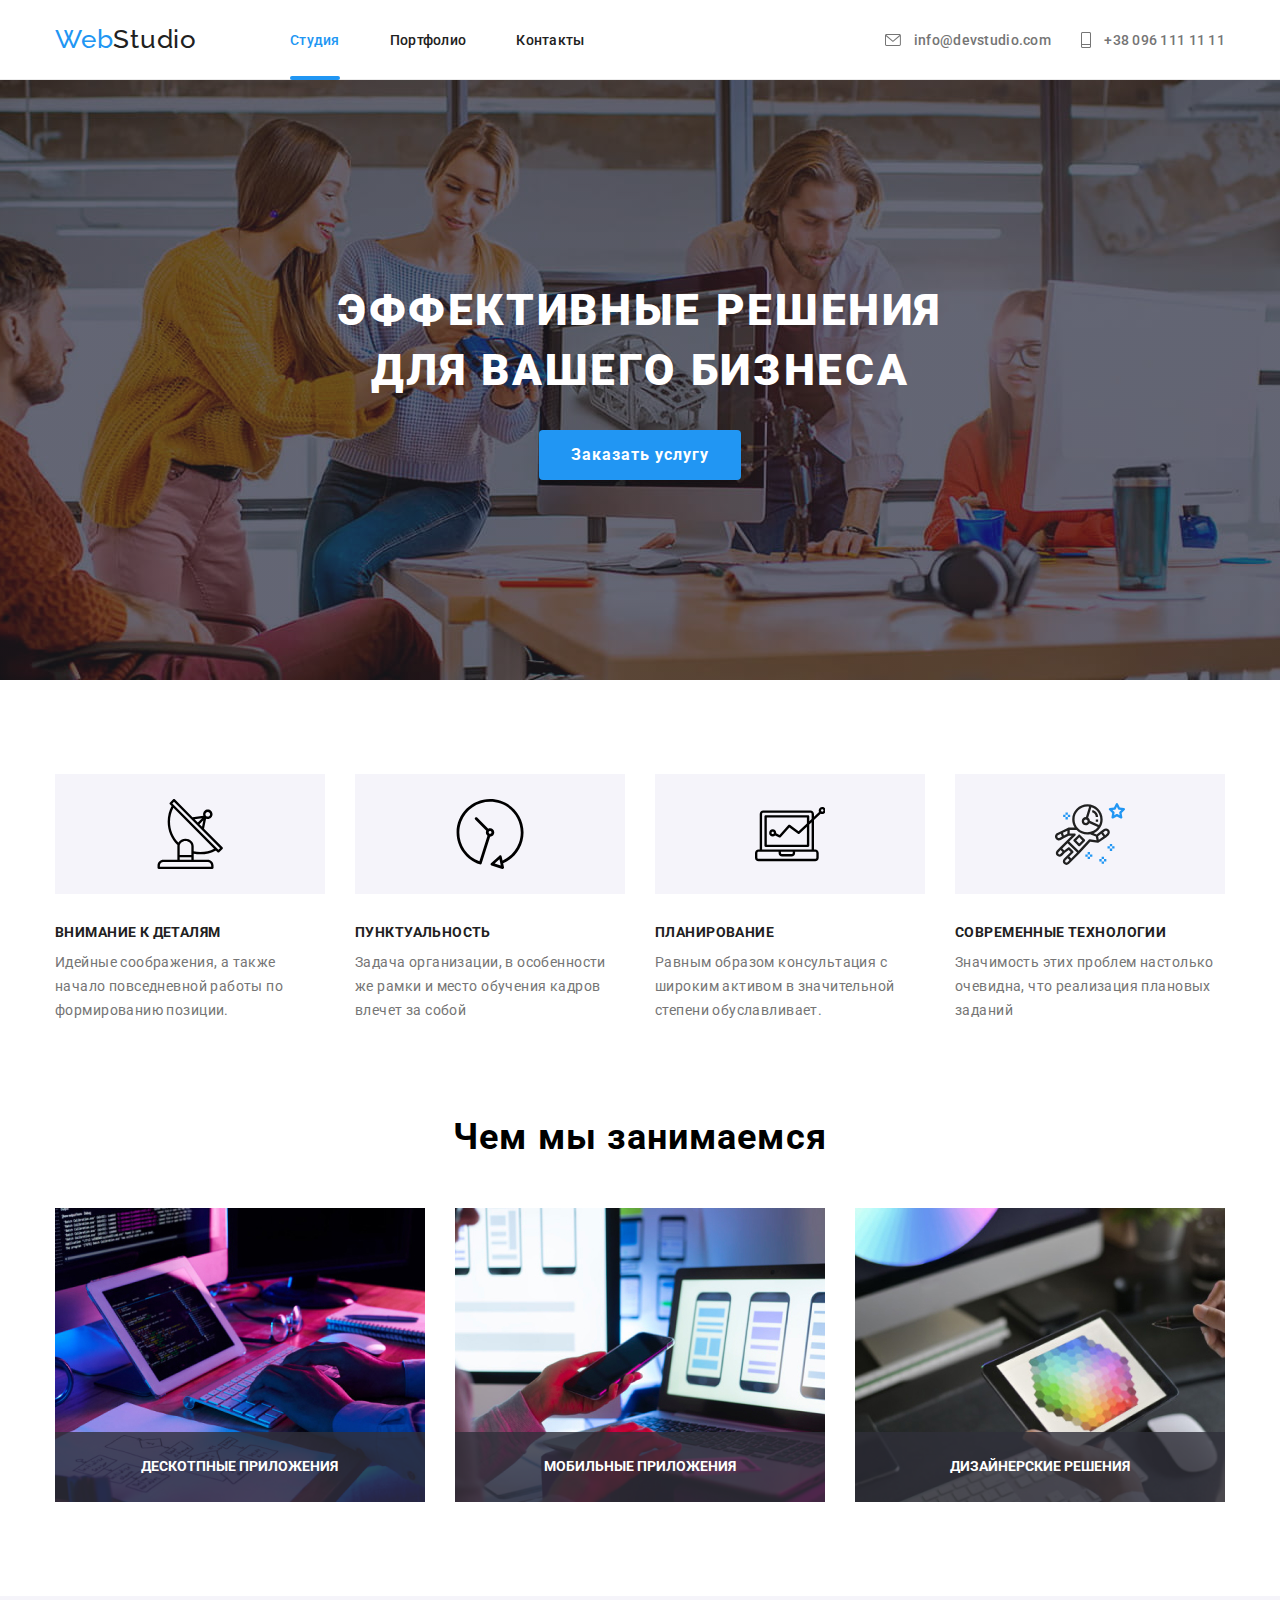
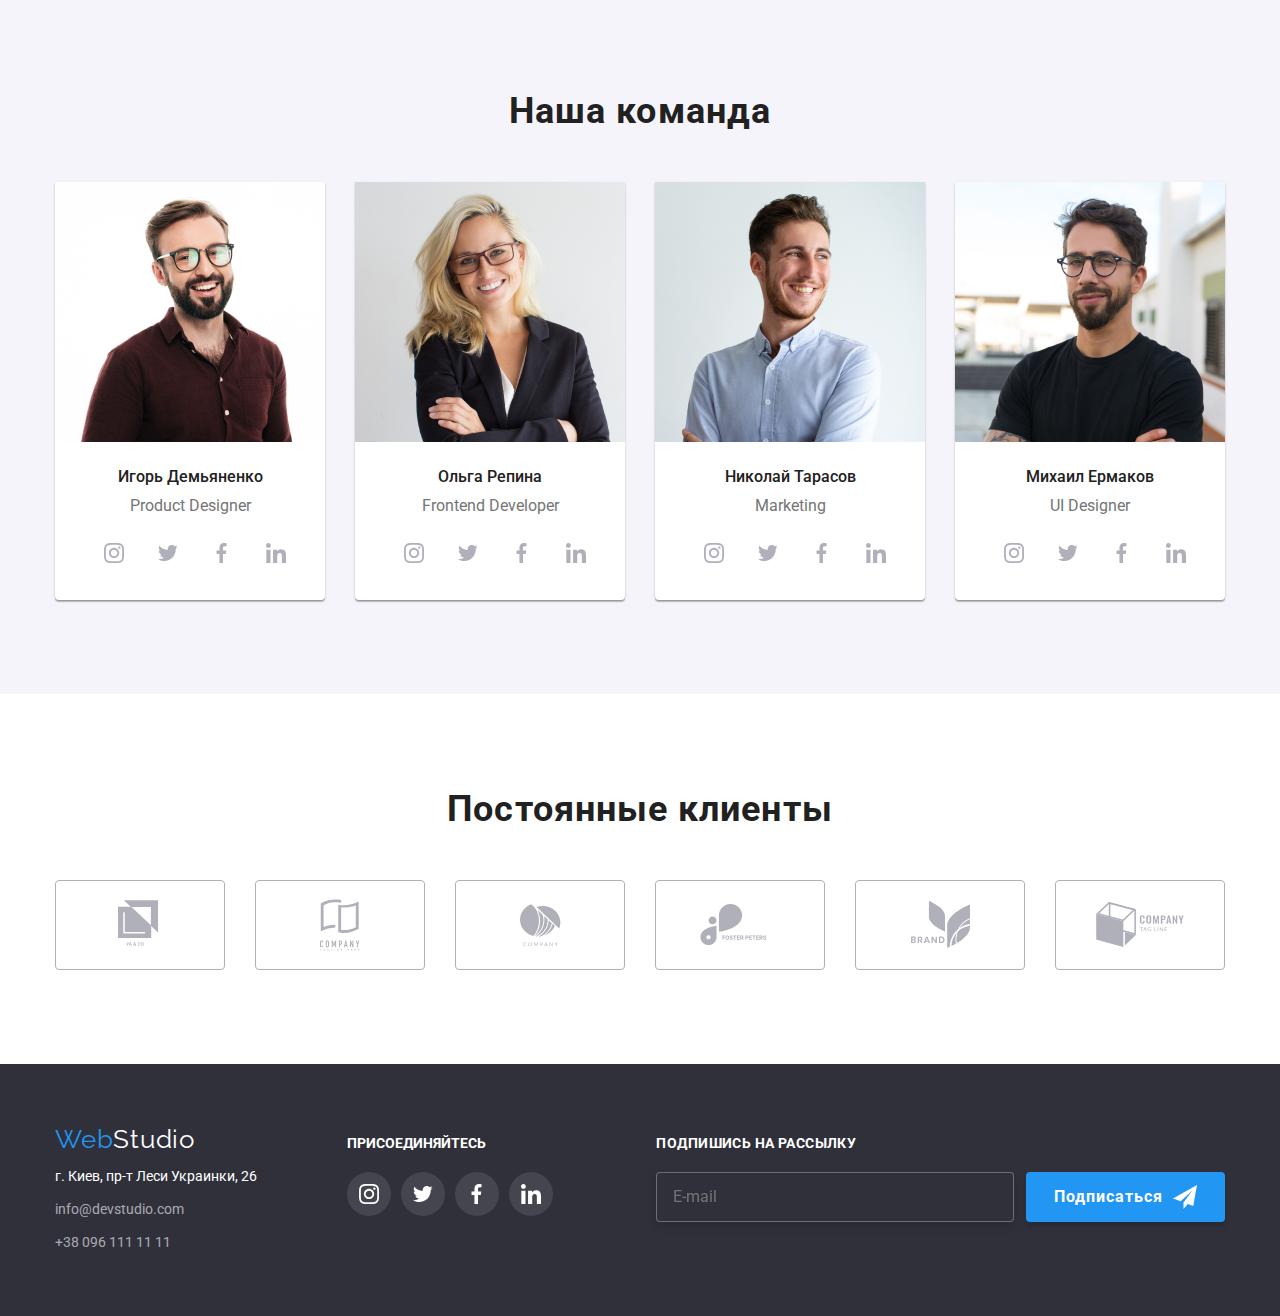
<file: index.html>
<!DOCTYPE html>
<html lang="ru">

<head>
    <meta charset="UTF-8">
    <meta name="viewport" content="width=device-width, initial-scale=1.0">
    <title>Webstudio</title>
    <link rel="preconnect" href="https://fonts.gstatic.com">
    <link rel="preconnect" href="https://fonts.gstatic.com">
    <link href="https://fonts.googleapis.com/css2?family=Raleway:wght@700&family=Roboto:wght@400;500;700;900&display=swap"
        rel="stylesheet">
    <link rel="stylesheet" href="./css/modern-normalize.css">
 <link rel="stylesheet" href="./css/styles.css">

    </head>

<body>
    <!--Шапка-контента-->
    <header class="header">
        <div class="container">
        <nav class="head-nav">
        <a href="#" class="link"> 
           <span class="link-subject">Web</span>Studio
        </a>
        <ul class="items">
            <li class="items-li">
                <a href="./index.html" class="social-link current">Студия</a>
            </li>
            <li class="items-li">
                <a href="./portfolio.html" class="social-link"> Портфолио</a>
            </li>
            <li class="items-li">
                <a href="#" class="social-link">Контакты</a>
            </li>
        </ul>
    </nav>
            <ul class="social-items">
                <li><a href="mailto:info@devstudio.com" class="social-link"> <span class="link-color-grey">

                     <svg class="svg-icon-mail">
                         <use href="./img/icon-sprite.svg#icon-mail"></use>
                     </svg>
                           info@devstudio.com </span> </a>
            
            </li>
                <li class="social-item-tel"><a href="tel:+380961111111" class="social-link"><span class="link-color-grey">
                    <svg class="svg-icon-tel">
                        <use href="./img/icon-sprite.svg#icon-Tel"></use>
                    </svg>
                    +38 096 111 11 11</span>
                
    
                </a></li>
            </ul>
        </div>
    </header>

    <!--Основной-Контент-->
    <main>
        <section class="hero">
            <div class="div-container-h1">
                <h1 class="hero-h1">ЭФФЕКТИВНЫЕ РЕШЕНИЯ ДЛЯ ВАШЕГО БИЗНЕСА</h1>
                   <button class="hero-btn" data-modal-open >Заказать услугу</button>
            </div>
        </section>
            <section class="hero-list">
              <div class="div-container">
                <ul class="hero-list-list">


                  <li class="hero-list-item">
                      <div class="box-vector">
                          <svg class="vector-icon">
                              <use href="./img/icon-sprite.svg#icon-Vector4"></use>
                          </svg>
                      </div>
                    <h3 class="hero-list-h3">ВНИМАНИЕ К ДЕТАЛЯМ</h3>
                      <p class="hero-list-p">Идейные соображения, а также начало повседневной работы по формированию позиции. </p>
                 </li>



                <li class="hero-list-item">
                    <div class="box-vector">
                        <svg class="vector-icon">
                            <use href="./img/icon-sprite.svg#icon-Vector-1"></use>
                        </svg>
                    </div>
                    <h3 class="hero-list-h3">ПУНКТУАЛЬНОСТЬ</h3>
                      <p class="hero-list-p">Задача организации, в особенности же рамки и место обучения кадров влечет за собой</p>
            </li>


                <li class="hero-list-item"> 
                    <div class="box-vector">
                        <svg class="vector-icon">
                            <use href="./img/icon-sprite.svg#icon-Vector-2"></use>
                        </svg>
                    </div>
                    <h3 class="hero-list-h3">ПЛАНИРОВАНИЕ</h3>
                      <p class="hero-list-p">Равным образом консультация с широким активом в значительной степени обуславливает.</p>
                </li>


                <li class="hero-list-item">
                    <div class="box-vector">
                        <svg class="vector-icon">
                            <use href="./img/icon-sprite.svg#icon-vector3-1"></use>
                        </svg>
                    </div>
                    <h3 class="hero-list-h3">СОВРЕМЕННЫЕ ТЕХНОЛОГИИ</h3>
                      <p class="hero-list-p">Значимость этих проблем настолько очевидна, что реализация плановых заданий</p>
                </li>
          </ul>
            </div>
        </section>

        <section class="hero-img">
            <div class="div-container">
              <h2 class="hero-list-img">Чем мы занимаемся</h2>
            

            
              <ul class="li-img-item">

                  <li class="img-li-item">
                     <div class="thumb">      
                       <img  src="./img/make-1.jpg" alt="img">
                         <h3 class="text-img">Дескотпные приложения</h3>
                     </div>
                </li>

            <li class="img-li-item">
                       <div class="thumb">
                         <img  src="./img/make-2.jpg" alt="img">
                            <h3 class="text-img">Мобильные приложения</h3>
                     </div>
            </li>

            <li class="img-li-item">
                     <div class="thumb">
                         <img  src="./img/maket-3.jpg" alt="img">
                            <h3 class="text-img">Дизайнерские решения</h3>
                     </div>
               </li>

            </ul>
                </div>
        </section>

        <section class="hero-items">
          <div class="div-container">    
            <h2>Наша команда</h2>
            
             <ul class="hero-items-list">
                <li class="item-team" > 
                    <img src="./img/img-4.png" alt="img" />
                    <div class="div-team">
                    <h3 class="hero-items-name">Игорь Демьяненко</h3>
                    <p>Product Designer</p>
                    
                    <ul class="list-icons-cocial">
                        <li>
                            <a href="#">
                                <div class="team-ibox">
                                    <svg class="iteam-icons">
                                        <use href="./img/icon-sprite.svg#icon-instagram-2"></use>
                                    </svg>
                                </div>
                            </a>
                        </li>
                        <li>
                            <a href="#">
                                <div class="team-ibox">
                                    <svg class="iteam-icons">
                                        <use href="./img/icon-sprite.svg#icon-twiter"></use>
                                    </svg>
                                </div>
                            </a>
                        </li>
                        <li>
                            <a href="#">
                            <div class="team-ibox">
                                <svg class="iteam-icons">
                                    <use href="./img/icon-sprite.svg#icon-facebook--"></use>
                                </svg>
                            </div>
                            </a>
                        </li>
                        <li>
                            <a href="#">
                                <div class="team-ibox">
                                    <svg class="iteam-icons">
                                        <use href="./img/icon-sprite.svg#icon-linkedin-1"></use>
                                    </svg>
                                </div>
                            </a>
                        </li>
                    </ul>
                    
                    </div>
                </li>

                <li class="item-team"> 
                    <img src="./img/img-5.png" alt="img" />
                    <div class="div-team">
                    <h3 class="hero-items-name">Ольга Репина</h3>
                    <p>Frontend Developer</p>
                    
                    <ul class="list-icons-cocial">
                        <li>
                            <a href="#">
                                <div class="team-ibox">
                                    <svg class="iteam-icons">
                                        <use href="./img/icon-sprite.svg#icon-instagram-2"></use>
                                    </svg>
                                </div>
                            </a>
                        </li>
                        <li>
                            <a href="#">
                                <div class="team-ibox">
                                    <svg class="iteam-icons">
                                        <use href="./img/icon-sprite.svg#icon-twiter"></use>
                                    </svg>
                                </div>
                            </a>
                        </li>
                        <li>
                            <a href="#">
                                <div class="team-ibox">
                                    <svg class="iteam-icons">
                                        <use href="./img/icon-sprite.svg#icon-facebook--"></use>
                                    </svg>
                                </div>
                            </a>
                        </li>
                        <li>
                            <a href="#">
                                <div class="team-ibox">
                                    <svg class="iteam-icons">
                                        <use href="./img/icon-sprite.svg#icon-linkedin-1"></use>
                                    </svg>
                                </div>
                            </a>
                        </li>
                    </ul>
                    </div>
                </li>

                <li class="item-team"> 
                    <img src="./img/img-6.png" alt="img" />
                    <div class="div-team">
                    <h3 class="hero-items-name">Николай Тарасов</h3>
                    <p>Marketing</p>
                    
                    <ul class="list-icons-cocial">
                        <li>
                            <a href="#">
                                <div class="team-ibox">
                                    <svg class="iteam-icons">
                                        <use href="./img/icon-sprite.svg#icon-instagram-2"></use>
                                    </svg>
                                </div>
                            </a>
                        </li>
                        <li>
                            <a href="#">
                                <div class="team-ibox">
                                    <svg class="iteam-icons">
                                        <use href="./img/icon-sprite.svg#icon-twiter"></use>
                                    </svg>
                                </div>
                            </a>
                        </li>
                        <li>
                            <a href="#">
                                <div class="team-ibox">
                                    <svg class="iteam-icons">
                                        <use href="./img/icon-sprite.svg#icon-facebook--"></use>
                                    </svg>
                                </div>
                            </a>
                        </li>
                        <li>
                            <a href="#">
                                <div class="team-ibox">
                                    <svg class="iteam-icons">
                                        <use href="./img/icon-sprite.svg#icon-linkedin-1"></use>
                                    </svg>
                                </div>
                            </a>
                        </li>
                    </ul>
                    </div>
                </li>
                

                <li class="item-team">
                    <img src="./img/img-7.png" alt="img" />
                      <div class="div-team">
                        <h3 class="hero-items-name">Михаил Ермаков</h3>
                          <p>UI Designer</p>
                            
                            
                    <ul class="list-icons-cocial">
                        <li>
                            <a href="#">
                                <div class="team-ibox">
                                    <svg class="iteam-icons">
                                        <use href="./img/icon-sprite.svg#icon-instagram-2"></use>
                                    </svg>
                                </div>
                            </a>
                        </li>
                        <li>
                            <a href="#">
                                <div class="team-ibox">
                                    <svg class="iteam-icons">
                                        <use href="./img/icon-sprite.svg#icon-twiter"></use>
                                    </svg>
                                </div>
                            </a>
                        </li>
                        <li>
                            <a class="icons-hover" href="#">
                                <div class="team-ibox">
                                    <svg class="iteam-icons">
                                        <use href="./img/icon-sprite.svg#icon-facebook--"></use>
                                    </svg>
                                </div>
                            </a>
                        </li>
                        <li>
                            <a href="#">
                                <div class="team-ibox">
                                    <svg class="iteam-icons">
                                        <use href="./img/icon-sprite.svg#icon-linkedin-1"></use>
                                    </svg>
                                </div>
                            </a>
                        </li>
                    </ul>
                    </div>
                </li>

              </ul>
            </div>
        </section>

        <section class="section-client">
            <div class="div-container">
                <h2 class="items-client"> Постоянные клиенты</h2>
                 <ul class="client-list">
                    <li>
                        <a href="#">
                           <div class="clients-item-box"> 
                            <svg class="client-1">
                                <use href="./img/icon-sprite.svg#icon-logo-1"></use>
                            </svg>
                           </div>
                        </a>
                    </li>
                    <li>
                        <a href="#">
                            <div class="clients-item-box">
                                <svg class="client-2">
                                    <use href="./img/icon-sprite.svg#icon-logo-2"></use>
                                </svg>
                            </div>
                        </a>
                    </li>
                    <li>
                        <a href="#">
                            <div class="clients-item-box">
                                <svg class="client-3">
                                    <use href="./img/icon-sprite.svg#icon-logo-3"></use>
                                </svg>
                            </div>
                        </a>
                    </li>
                    <li>
                        <a href="#">
                            <div class="clients-item-box">
                                <svg class="client-4">
                                    <use href="./img/icon-sprite.svg#icon-logo-4"></use>
                                </svg>
                            </div>
                        </a>
                    </li>
                    <li>
                        <a href="#">
                            <div class="clients-item-box">
                                <svg class="client-5">
                                    <use href="./img/icon-sprite.svg#icon-logo-5"></use>
                                </svg>
                            </div>
                        </a>
                    </li>
                    <li>
                        <a href="#">
                            <div class="clients-item-box">
                                <svg class="client-6">
                                    <use href="./img/icon-sprite.svg#icon-logo-6"></use>
                                </svg>
                            </div>
                        </a>
                    </li>
                 </ul>

            </div>
        </section>
        
     </main>

    <footer class="footer">
        <div class="div-footer-container">
            <div class="adress-div">
    <a href="#" class="item">
       <span class="item"> <span class="item-subject">Web</span>Studio</span>
    </a>
        <address>
            
            <ul class="link-footer">
                
                <li>
                   <p class="street-link"> <a href="#" class="social-link"> <span class="social-link-color">г. Киев, пр-т Леси Украинки, 26</span></a></p>
                </li>

                <li>
                  <p class="mail-link">  <a href="mailto:info@devstudio.com" class="social-link"> info@devstudio.com </a> </p>
                </li>

                <li>
                   <p class="tel-link"> <a href="tel:+38009611111111" class="social-link">+38 096 111 11 11</a></p>
                   </li>
            </ul>
        </address>
        </div>
        
          <div class="cont-join">
              <p class="p-join">Присоединяйтесь</p>

            <ul class="cont-ul">
                <li>
                    <a href="#">
                       <div class="cont-box">
                        <svg class="svg-join">
                            <use href="./img/icon-sprite.svg#icon-instagram-2"></use>
                        </svg>
                        </div>
                    </a>

                </li>
                <li> 
                    <a href="#">
                        <div class="cont-box">
                            <svg class="svg-join">
                                <use href="./img/icon-sprite.svg#icon-twiter"></use>
                            </svg>
                        </div>
                    </a>
                </li>
                <li>
                    <a href="#">
                        <div class="cont-box">
                            <svg class="svg-join">
                                <use href="./img/icon-sprite.svg#icon-facebook--"></use>
                            </svg>
                        </div>
                    </a>
                </li>
                <li>
                    <a href="#">
                        <div class="cont-box">
                            <svg class="svg-join">
                                <use href="./img/icon-sprite.svg#icon-linkedin-1"></use>
                            </svg>
                        </div>
                    </a>
                </li>
            </ul>
        </div>

        <form class="footer-form" autocomplete="on" novalidate>
            <p>Подпишись на рассылку</p>
            <div class="footer-form-container">
                <input type="email" name="email" placeholder="E-mail">
                <button class="footer-form-btn" type="submit">
                    Подписаться
        
                    <svg width="24" height="24">
                        <use href="./img/modal-icons.svg#iconicon-podpisatsa"></use>
                    </svg>
                </button>
            </div>
        </form>
       

    </div>

    

    </footer>
 
    <!--Ее величество модалка-->

     <div class="backdrop is-hidden" data-modal>
         <div class="modal">
             <button class="close-btn" data-modal-close >
                 <svg class="close-svg" width="11px" height="11px">
                     <use href="./img/symbol-defs.svg#iconVector"></use>
                 </svg>
             </button>
              <form class="modal-form">
                  <h5 class="head-modal-form">Oставьте свои данные, мы вам перезвоним</h5>
                   <div class="form-field">
                       <label class="modal-form-label" for="name">Имя</label>
                        <input class="modal-form-input" type="text" name="name" id="name">  
                        <svg class="icon-form" width="12" height="12">
                            <use href="./img/modal-icons.svg#iconchelovek"></use>
                        </svg>
                        

                   </div>

                <div class="form-field">
                    <label class="modal-form-label" for="name">Телефон</label>
                    <input class="modal-form-input" type="tel" name="tel" id="tel">
                    <svg class="icon-form" width="13" height="13">
                        <use href="./img/modal-icons.svg#icontelefon"></use>
                    </svg>
                    
                
                </div>

                <div class="form-field">
                    <label class="modal-form-label" for="name">Почта</label>
                    <input class="modal-form-input" type="email" name="email" id="email">
                    <svg class="icon-form" width="15" height="12">
                        <use href="./img/modal-icons.svg#iconkonvert"></use>
                    </svg>
                    
                
                </div>

                <div class="form-field">
                    <label class="modal-form-label" for="comment">Комментарий</label>
                    <textarea class="modal-form-textarea" name="comment" id="comment" placeholder="Введите текст"></textarea>
                </div>

                <div class="checkbox-container">
                    <label class="label">
                    <input class="checkbox" type="checkbox" id="checkbox">
                     <span class="icon"></span></label>
                     
                    
                    <label class="label-accept" for="checkbox">Соглашаюсь с рассылкой и принимаю <a  href="#">Условия договра</a></label>
                </div>

                <div class="btn-modal-container">
                    <button class="btn-modal-form" type="submit">Отправить</button>
                </div>

              </form>
         </div>
     </div>

    <script src="./js/modal.js"></script>

</body>

</html>
</file>
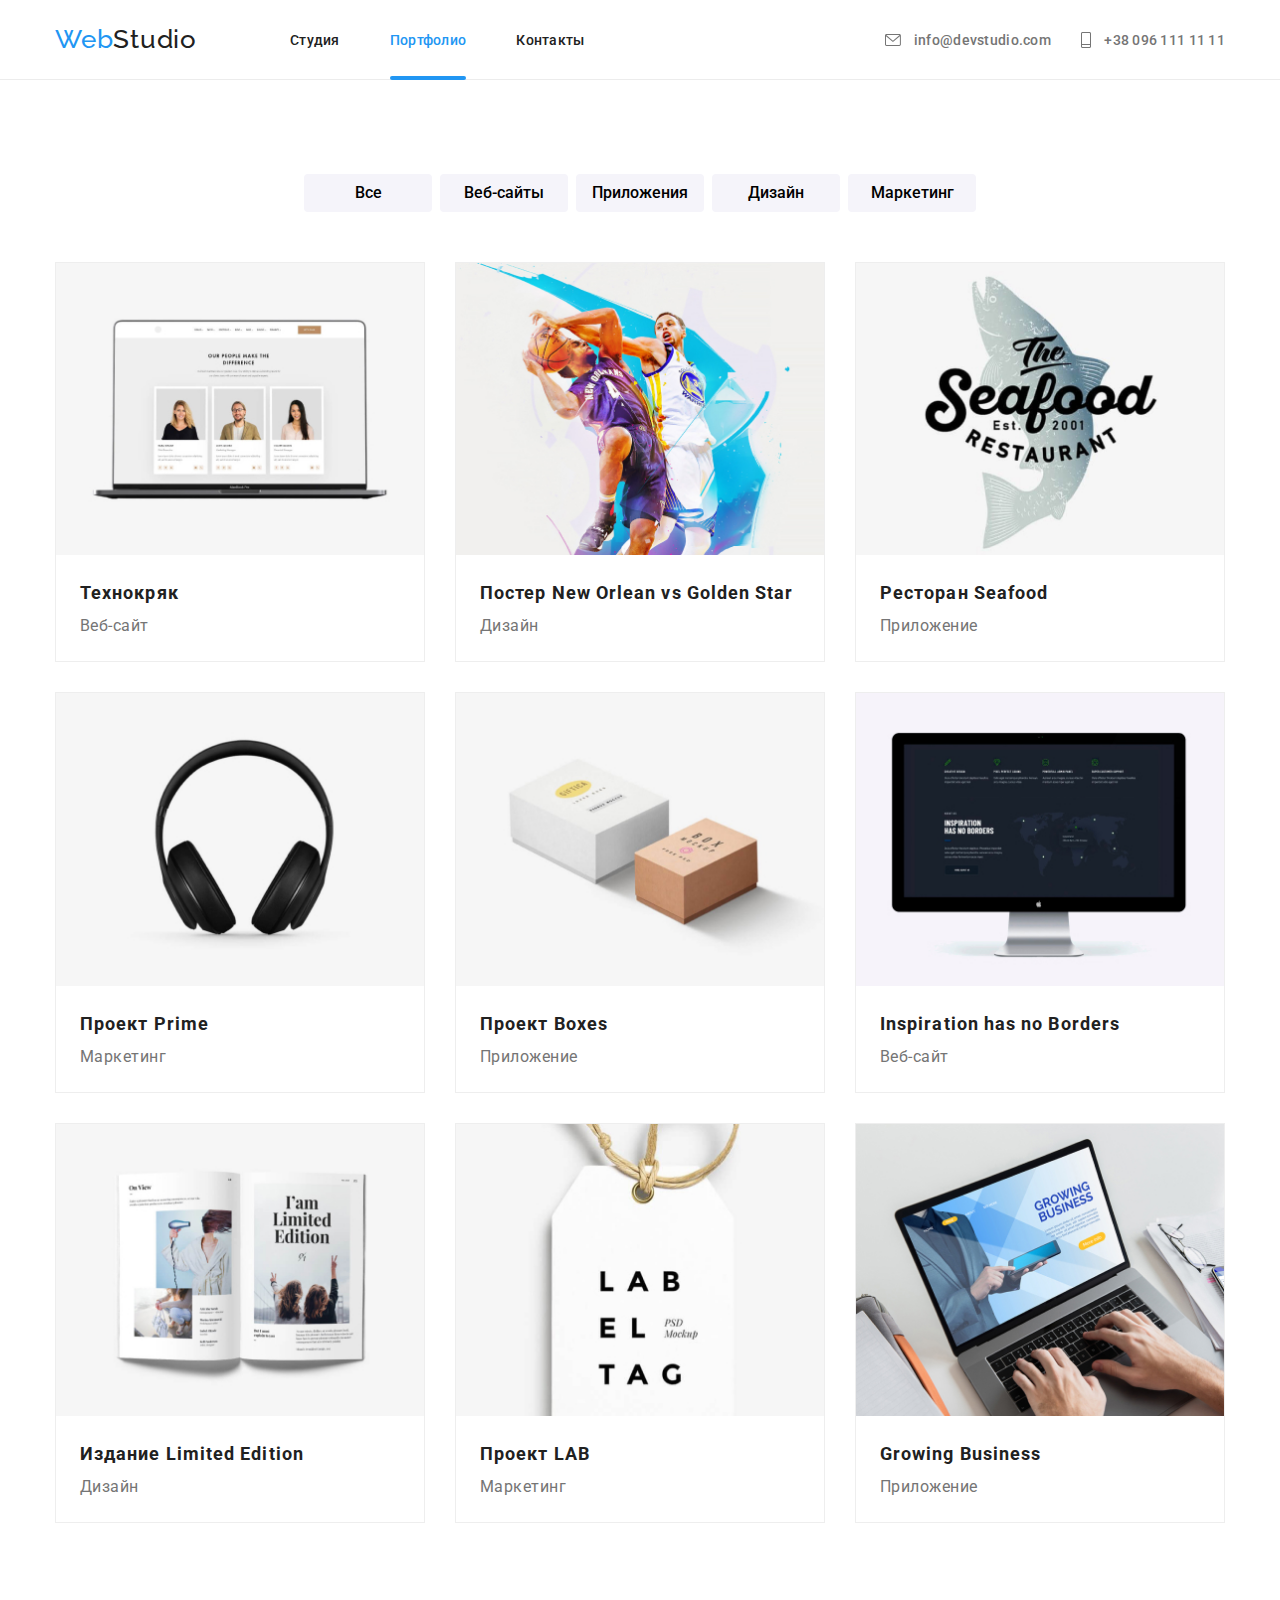
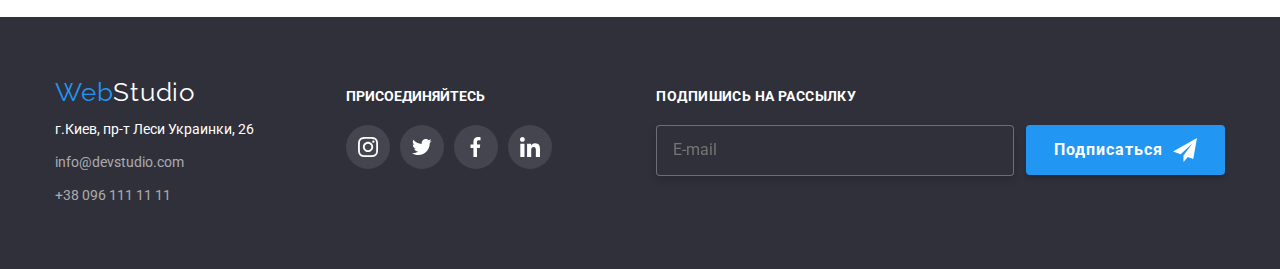
<file: portfolio.html>
<!DOCTYPE html>
<html lang="ru">
<head>
    <meta charset="UTF-8">
    <meta name="viewport" content="width=device-width, initial-scale=1.0">
    <title>Portfolio</title>
    <link rel="preconnect" href="https://fonts.gstatic.com">
    <link rel="preconnect" href="https://fonts.gstatic.com">
    <link href="https://fonts.googleapis.com/css2?family=Raleway:wght@700&family=Roboto:wght@400;500;700;900&display=swap"
        rel="stylesheet">
        <link rel="stylesheet" href="./css/modern-normalize.css">
        <link rel="stylesheet" href="./css/styles.css">
    
</head>
<body>
<header class="header">
    <div class="container">
        <nav class="head-nav">
            <a href="#" class="link">
                <span class="link-subject">Web</span>Studio
            </a>
            <ul class="items">
                <li class="items-li">
                    <a href="./index.html" class="social-link">Студия</a>
                </li>
                <li class="items-li">
                    <a href="./portfolio.html" class="social-link current"> <span class="link-color-studio">Портфолио</span></a>
                </li>
                <li class="items-li">
                    <a href="#" class="social-link">Контакты</a>
                </li>
            </ul>
        </nav>
        <ul class="social-items">
            <li><a href="mailto:info@devstudio.com" class="social-link"> <span class="link-color-grey">

                        <svg class="svg-icon-mail">
                            <use href="./img/icon-sprite.svg#icon-mail"></use>
                        </svg>
                        info@devstudio.com </span> </a>

            </li>
            <li class="social-item-tel"><a href="tel:+380961111111" class="social-link"><span class="link-color-grey">
                        <svg class="svg-icon-tel">
                            <use href="./img/icon-sprite.svg#icon-Tel"></use>
                        </svg>
                        +38 096 111 11 11</span>

                    
                </a></li>
        </ul>
    </div>
</header>

    <main>
       <section class="hero-list">
        <div class="div-container">
           <h1 class="visually-hidden">Наши проекты</h1>
           <ul class="btn-input">
                <li class="li-btn-input1">
                    <button class="hero-list-btn">Вcе</button></li>
                <li class="li-btn-input"> 
                    <button class="hero-list-btn">Веб-сайты</button></li>
                <li class="li-btn-input">
                    <button class="hero-list-btn">Приложения</button></li>
                <li class="li-btn-input">
                    <button class="hero-list-btn">Дизайн</button></li>
                <li class="li-btn-input">
                    <button class="hero-list-btn">Маркетинг</button></li>
            </ul>
        
              <ul class="hero-list-items">
                 
                  <li class="card-item">
                     <a href="#" class="link-card-port">
                    <div class="thumb1">
                    
                         <img src="./img/logo.jpg" alt="img">
                          <div class="overlay">
                              <p class="overlay-text">Технокряк это современная площадка распространения коронавируса. Компании используют эту платформу для цифрового
                            шпионажа и атак на защищённые сервера конкурентов.</p>
                          </div>
                    </div>
                
                    <div class="div-card">
                       <h3 class="hero-list-item-info">Технокряк</h3>
                        <p class="list-item">Веб-сайт</p>
                        
                        </div>
                        </a>
                  </li>

                  <li class="card-item">
                    <a href="#" class="link-card-port">
                    <div class="thumb1">
                      <img src="./img/logo2.jpg" alt="img">
                        <div class="overlay">
                            <p class="overlay-text">Калоритный и яркий дизайн постера для баскетбольного матча который состоялся между командами "New Orlean & Golden Star".</p>
                        </div>
                    </div>
                    <div class="div-card">
                      <h3 class="hero-list-item-info">Постер New Orlean vs Golden Star</h3>
                          <p class="list-item">Дизайн</p>
                    </div>
                    </a>
                  </li>                          
                  
                  <li class="card-item">
                    <a href="#" class="link-card-port">
                    <div class="thumb1">
                      <img src="./img/logo3.jpg" alt="img">
                        <div class="overlay">
                            <p class="overlay-text">Очень вкусно, комфортно и весело!» - именно так отзываются о модном и современном ресторане «Seafood» его
                            посетители. Он идеально подходит для ценителей рыбы и морепродуктов.</p>
                        </div>
                    </div>
                    <div class="div-card">
                      <h3 class="hero-list-item-info">Ресторан Seafood</h3>
                          <p class="list-item">Приложение</p>
                    </div>
                    </a>
                  </li>  
              

            
                  <li class="card-item">
                    <a href="#" class="link-card-port">
                    <div class="thumb1">
                      <img src="./img/logo4.jpg" alt="img">
                        <div class="overlay">
                            <p class="overlay-text">Prime – это сервис прослушивания музыки в отличном качестве как с экрана компьютера, так и с любого мобильного
                            девайса. Как и в случае с основным Prime, музыкальный Prime позволяет начать свое знакомство с бесплатного 30-дневного
                            периода.</p>
                        </div>
                    </div>
                    <div class="div-card">
                      <h3 class="hero-list-item-info">Проект Prime</h3>
                          <p class="list-item">Маркетинг</p>
                    </div>
                    </a>
                  </li>                          
                  
                  <li class="card-item">
                    <a href="#" class="link-card-port">
                    <div class="thumb1">
                      <img src="./img/logo5.1.jpg" alt="img">
                        <div class="overlay">
                            <p class="overlay-text">Box один из лидеров рынка облачных файлохранилищ для бизнеса с клиентами калибра Procter & Gamble и General Electric.
                            Приложение Box Drive создает
                            локальный диск на компьютере, синхронизированный с вашим облачным аккаунтом.</p>
                        </div>
                    </div>
                    <div class="div-card">
                      <h3 class="hero-list-item-info">Проект Boxes</h3>
                          <p class="list-item">Приложение</p>
                    </div>
                    </a>
                  </li>                          
                  
                  <li class="card-item">
                    <a href="#" class="link-card-port">
                    <div class="thumb1">
                      <img src="./img/logo5.jpg" alt="img">
                        <div class="overlay">
                            <p class="overlay-text">Inspiration has no borders. 
                                See which countries really walked the walk this year and took the most steps in the 2018
                            Fitbit Year in Review:.</p>
                        </div>
                    </div>
                        <div class="div-card">
                      <h3 class="hero-list-item-info">Inspiration has no Borders</h3>
                          <p class="list-item">Веб-сайт</p>
                        </div>
                    </a>
                  </li> 
              

            
                  <li class="card-item">
                    <a href="#" class="link-card-port">
                    <div class="thumb1">
                      <img src="./img/logo6.jpg" alt="img">
                        <div class="overlay">
                            <p class="overlay-text">Специальные издания широко используются при выпуске музыки, 
                                фильмов и видеоигр. Компании широко используют специальные
                            издания и постепенно их улучшают, чтобы спрос оставался.</p>
                        </div>
                    </div>
                    <div class="div-card">
                      <h3 class="hero-list-item-info">Издание Limited Edition</h3>
                          <p class="list-item">Дизайн</p>
                    </div>
                    </a>
                  </li>                          
                  
                  <li class="card-item">
                    <a href="#" class="link-card-port">
                    <div class="thumb1">
                      <img src="./img/logo7.jpg" alt="img">
                        <div class="overlay">
                            <p class="overlay-text">Project Lab - это 
                            Знакомство с ассортиментом продукции 
                            • Профессиональная разработка проектов 
                            • Представление комплексной ценности решения.</p>
                        </div>
                    </div>
                    <div class="div-card">
                      <h3 class="hero-list-item-info">Проект LAB</h3>
                          <p class="list-item">Маркетинг</p>
                    </div>
                    </a>
                  </li>                          
                  
                  <li class="card-item">
                    <a href="#" class="link-card-port">
                    <div class="thumb1">
                      <img src="./img/logo8.jpg" alt="img">
                        <div class="overlay">
                            <p class="overlay-text">Это бесплатное приложение, разработанное специально для владельцев малого бизнеса. 
                                Легко общайтесь с клиентами,
                            рассказывайте о своих товарах и услугах и отвечайте на вопросы о покупках в одном удобном приложении.</p>
                        </div>
                    </div>
                    <div class="div-card">
                      <h3 class="hero-list-item-info">Growing Business</h3>
                          <p class="list-item"> Приложение</p>
                    </div>
                    </a>
                  </li>                          
                 
              </ul>   

        </div>
          </section>

    </main>
    <footer class="footer">
        <div class="div-footer-container">
            <div class="adress-div">
                <a href="#" class="item">
                    <span class="item"> <span class="item-subject">Web</span>Studio</span>
                </a>
                <address>
    
                    <ul class="link-footer">
    
                        <li>
                            <p class="street-link"> <a href="#" class="social-link"> <span class="social-link-color">г.Киев,
                                        пр-т Леси Украинки, 26</span></a></p>
                        </li>
    
                        <li>
                            <p class="mail-link"> <a href="mailto:info@devstudio.com" class="social-link">
                                    info@devstudio.com </a> </p>
                        </li>
    
                        <li>
                            <p class="tel-link"> <a href="tel:+38009611111111" class="social-link">+38 096 111 11 11</a></p>
                        </li>
                    </ul>
                </address>
            </div>
    
            <div class="cont-join">
                <p class="p-join">Присоединяйтесь</p>
    
                <ul class="cont-ul">
                    <li>
                        <a href="#">
                            <div class="cont-box">
                                <svg class="svg-join">
                                    <use href="./img/icon-sprite.svg#icon-instagram-2"></use>
                                </svg>
                            </div>
                        </a>
    
                    </li>
                    <li>
                        <a href="#">
                            <div class="cont-box">
                                <svg class="svg-join">
                                    <use href="./img/icon-sprite.svg#icon-twiter"></use>
                                </svg>
                            </div>
                        </a>
                    </li>
                    <li>
                        <a href="#">
                            <div class="cont-box">
                                <svg class="svg-join">
                                    <use href="./img/icon-sprite.svg#icon-facebook--"></use>
                                </svg>
                            </div>
                        </a>
                    </li>
                    <li>
                        <a href="#">
                            <div class="cont-box">
                                <svg class="svg-join">
                                    <use href="./img/icon-sprite.svg#icon-linkedin-1"></use>
                                </svg>
                            </div>
                        </a>
                    </li>
                </ul>
            </div>
    
            <form class="footer-form" autocomplete="on" novalidate>
                <p>Подпишись на рассылку</p>
                <div class="footer-form-container">
                    <input type="email" name="email" placeholder="E-mail">
                    <button class="footer-form-btn" type="submit">
                        Подписаться
    
                        <svg width="24" height="24">
                            <use href="./img/modal-icons.svg#iconicon-podpisatsa"></use>
                        </svg>
                    </button>
                </div>
            </form>
    
    
        </div>
    
    
    
    </footer>
    
</body>
</html>
</file>
<file: css/styles.css>
body {
  font-family: Roboto, sans-serif;
}

:root {
  --blue-text: rgba(33, 150, 243, 1);

  --black-text: rgba(33, 33, 33, 1);

  --grey-text: rgba(117, 117, 117, 1);

  --white-text: rgba(255, 255, 255, 1);
  --white-text-op60: rgba(255, 255, 255, 0.6);

  --background-white: rgba(255, 255, 255, 1);

  --background-black-grey: rgba(47, 48, 58, 1);

  --background-white-grey: rgba(245, 244, 250, 1);

  --header-border-line: rgba(236, 236, 236, 1);

  --box-shadow-btn: rgba(0, 0, 0, 0.15);

  --modal-form-label: #757575;

  --item-border: 30px;

  --border-card: rgba(238, 238, 238, 1);

  --box-team-shadow: 0px 1px 3px rgba(0, 0, 0, 0.12),
    0px 1px 1px rgba(0, 0, 0, 0.14), 0px 2px 1px rgba(0, 0, 0, 0.2);

  --hero-gradient: rgba(47, 48, 58, 0.4);

  --client-color: rgb(69%, 69%, 73%, 1);

  --footerlink-bg-color: rgba(255, 255, 255, 0.1);

  --bazier: cubic-bezier(0.4, 0, 0.2, 1);
}

img {
  display: block;
  max-width: 100%;
  height: auto;
}

/*Его величество хедер  */

.header {
  background: var(--white-text);
  font-weight: 500;
  font-size: 14px;
  line-height: 16px;
  letter-spacing: 0.02em;
  min-height: 80px;
  border-bottom: 1px solid var(--header-border-line);
}

.svg-icon-mail {
  width: 16px;
  height: 12px;
  margin-right: 10px;
  margin-bottom: -1px;
  fill: currentColor;
}

.svg-icon-tel {
  width: 10px;
  height: 16px;
  margin-right: 10px;
  margin-bottom: -3px;
  fill: currentColor;
}

.box-vector {
  display: flex;
  justify-content: center;
  align-items: center;
  width: 270px;
  height: 120px;
  background-color: var(--background-white-grey);
  margin-bottom: 30px;
}

.vector-icon {
  width: 70px;
  height: 70px;
}

.container {
  display: flex;
  align-items: center;
  max-width: 1200px;
  padding-left: 15px;
  padding-right: 15px;
  margin-left: auto;
  margin-right: auto;
}

.head-nav {
  display: flex;
  justify-content: space-between;
  align-items: center;
}

.items {
  margin-left: 93px;
  display: flex;
  position: relative;
}

.items-li {
  position: relative;
}

.items-li:not(:first-child) {
  margin-left: 50px;
}

.social-items {
  display: flex;
  justify-content: space-between;
  align-items: center;
  margin-left: auto;
}

.social-item-tel {
  margin-left: 30px;
}

.link-color-studio {
  color: var(--blue-text);
}

.link-color-grey {
  color: var(--grey-text);
  transition: color 250ms var(--bazier);
}

.link-color-grey:hover {
  color: var(--blue-text);
}

.social-link {
  padding-top: 32px;
  padding-bottom: 32px;
  color: var(--black-text);
  text-decoration: none;
  transition: color 250ms var(--bazier);
}

.current {
  color: var(--blue-text);
}

.social-link:hover {
  color: var(--blue-text);
}

.social-links:hover {
  color: var(--blue-text);
}

.link {
  font-family: Raleway, sans-serif;
  font-size: 26px;
  line-height: 31px;
  color: var(--black-text);
  letter-spacing: 0.03em;
  text-decoration: none;
  padding-top: 24px;
  padding-bottom: 24px;
}

.link-subject {
  color: var(--blue-text);
}

.current::after {
  content: '';
  position: absolute;
  display: block;
  width: 100%;
  height: 4px;
  border-radius: 2px;
  margin-top: 28px;
  background-color: var(--blue-text);
}

.div-container {
  max-width: 1200px;
  margin-left: auto;
  margin-right: auto;
  padding-left: 15px;
  padding-right: 15px;
}

.div-container-h1 {
  max-width: 1200px;
  margin-left: auto;
  margin-right: auto;
}

/*Его величество герой  */

/*Секция-1  */

.hero {
  text-align: center;
  padding: 200px 15px;
  max-width: 1600px;
  height: 600px;
  margin-left: auto;
  margin-right: auto;
  background: var(--background-black-grey);
  background-image: linear-gradient(var(--hero-gradient), var(--hero-gradient)),
    url('../img/back-f.jpg');
  background-repeat: no-repeat;
  background-position: center;
  background-size: cover;
}

.h1 h2 h3 {
  color: var(--black-text);
}

.hero-h1 {
  color: var(--white-text);
  font-size: 44px;
  line-height: 60px;
  font-weight: 900;
  letter-spacing: 0.06em;
  text-transform: uppercase;
  max-width: 696px;
  margin: 0 auto;
  margin-bottom: 30px;
}

.hero-btn {
  box-shadow: 0px 4px 4px var(--box-shadow-btn);
  border-radius: 4px;
  padding: 10px 32px;
  display: inline-block;
  border: none;
  font-size: 16px;
  line-height: 1.88;
  letter-spacing: 0.06em;
  color: var(--white-text);
  background-color: var(--blue-text);
  cursor: pointer;
  font-weight: bold;
}

.hero-list {
  padding-top: 94px;
  padding-bottom: 94px;
}

/* .hero-list-list {
  display: flex;
} */

.hero-list-list {
  flex-wrap: wrap;
  display: flex;
  padding: 0;
  margin: 0;

  margin-left: -30px;
  margin-top: -30px;
}

.hero-list-item {
  flex-basis: calc(100% / 4 - 30px);
  margin-left: 30px;
  margin-top: 30px;
}

.hero-list-h3 {
  color: var(--black-text);
  width: 270px;
  height: 16px;
  left: 215px;
  top: 774px;
  font-size: 14px;
  line-height: 16px;
  letter-spacing: 0.03em;
  text-transform: uppercase;
  font-weight: 700;
  margin-bottom: 10px;
}

.hero-list-p {
  color: var(--grey-text);
  width: 270px;

  left: 215px;
  top: 800px;
  font-weight: normal;
  font-size: 14px;
  line-height: 24px;
  letter-spacing: 0.03em;
}

.hero-list-img {
  font-size: 36px;
  line-height: 42px;
  text-align: center;
  letter-spacing: 0.03em;
  font-weight: bold;
  margin-bottom: 50px;
}

/*Секция-2  */

.hero-img {
  padding-bottom: 94px;
}

/* .img-item {
  display: flex;
  flex-wrap: wrap;
  margin: 0;
  padding: 0;
  margin-left: -30px;
  margin-top: -30px;
}

.img-item > .li-item {
  margin-left: 30px;
  margin-top: 30px;
  flex-basis: calc(100% / 3 - 30px);
} */

.li img {
  display: block;
  max-width: 100%;
  height: auto;
}

.li-img-item {
  display: flex;
  flex-wrap: wrap;
  padding: 0;
  margin: 0;
  margin-left: -30px;
  margin-top: -30px;
}

.img-li-item {
  flex-basis: calc(100% / 3 - 30px);
  margin-left: 30px;
  margin-top: 30px;
}

.thumb {
  width: 100%;
  position: relative;
}

.text-img {
  position: absolute;
  bottom: 0;
  width: 100%;
  height: 70px;
  display: flex;
  justify-content: center;
  align-items: center;
  background-color: rgba(47, 48, 58, 0.8);
  margin: 0;
  padding: 0;
  color: var(--white-text);
  font-size: 14px;
  line-height: 1.14;
  text-transform: uppercase;
  text-align: center;
}

/*Секция-3  */

.hero-items {
  padding-top: 94px;
  padding-bottom: 94px;
  background: var(--background-white-grey);
}

.list-icons-cocial {
  display: flex;
  justify-content: center;
}

.team-ibox {
  background-color: var(--white-text);
  display: flex;
  justify-content: center;
  align-items: center;
  width: 44px;
  height: 44px;
  border-radius: 50%;
  margin-left: 10px;
  color: var(--client-color);
  transition: color 250ms var(--bazier), background-color 250ms var(--bazier);
}

.team-ibox:hover {
  color: var(--white-text);
  background-color: var(--blue-text);
}

.iteam-icons {
  width: 20px;
  height: 20px;
  fill: currentColor;
}

.hero-items h2 {
  color: var(--black-text);
  font-size: 36px;
  line-height: 42px;
  text-align: center;
  letter-spacing: 0.03em;
  margin-bottom: 50px;
}

.hero-items-list {
  display: flex;
  flex-wrap: wrap;
  margin-left: -30px;
  margin-top: -30px;
}

.div-team {
  padding: 25px 25px;
}

.hero-items-name {
  color: var(--black-text);
  font-size: 16px;
  line-height: 19px;
  font-weight: 500;
  text-align: center;
  margin-bottom: 10px;
}

.item-team-1 {
  border-radius: 0px 0px 4px 4px;
  overflow: hidden;
  box-shadow: var(--box-team-shadow);
  background-color: var(--white-text);
}

.item-team {
  flex-basis: calc(100% / 4 - 30px);
  border-radius: 0px 0px 4px 4px;
  box-shadow: var(--box-team-shadow);
  background-color: var(--white-text);
  margin-left: 30px;
  margin-top: 30px;
}

.hero-items p {
  color: var(--grey-text);
  font-size: 16px;
  line-height: 19px;
  text-align: center;
  margin-bottom: 16px;
}

/*Секция-4  */

.section-client {
  padding-top: 94px;
  padding-bottom: 94px;
}

.items-client {
  color: var(--black-text);
  font-size: 36px;
  line-height: 42px;
  text-align: center;
  letter-spacing: 0.03em;
  margin-bottom: 50px;
}

.client-list {
  display: flex;
  flex-wrap: wrap;
  margin-top: -30px;
  margin-left: -30px;
}

.client-list li {
  margin-left: 30px;
  margin-top: 30px;
}

.clients-item-box {
  display: flex;
  justify-content: center;
  align-items: center;
  width: 170px;
  height: 90px;
  border: 1px solid;
  border-radius: 4px;
  color: var(--client-color);
  transition: color 250ms var(--bazier), background-color 250ms var(--bazier);
}

.clients-item-box:hover {
  background-color: var(--white-text);
  color: var(--blue-text);
}

.client-1 {
  width: 44.27px;
  height: 49.23px;
  fill: currentColor;
}

.client-2 {
  width: 40px;
  height: 52px;
  fill: currentColor;
}

.client-3 {
  width: 41px;
  height: 42.8px;
  fill: currentColor;
}

.client-4 {
  width: 79.66px;
  height: 42.02px;
  fill: currentColor;
}

.client-5 {
  width: 59px;
  height: 47px;
  fill: currentColor;
}

.client-6 {
  width: 88.48px;
  height: 45.44px;
  fill: currentColor;
}

/*Его величество футер  */

.div-footer-container {
  display: flex;
  justify-content: space-between;
  align-items: baseline;
  max-width: 1200px;
  margin-left: auto;
  margin-right: auto;
  padding-left: 15px;
  padding-right: 15px;
}

.footer {
  padding-top: 60px;
  padding-bottom: 60px;
  background: var(--background-black-grey);
}

.adress-div {
  display: block;
  margin-right: 70px;
}

.footer a {
  color: var(--white-text-op60);
  font-size: 14px;
  line-height: 24px;
  transition: color 250ms var(--bazier), background-color var(--bazier);
}

.link-footer {
  font-weight: 400;
}

.mail-link {
  margin-top: 9px;
  margin-bottom: 0px;
}

.tel-link {
  margin-top: 9px;
  margin-bottom: 0px;
}

.street-link {
  margin-top: 9px;
  margin-bottom: 0px;
}

.social-link-color {
  color: var(--white-text);
}

.item-subject {
  color: var(--blue-text);
}

.item {
  font-family: Raleway, sans-serif;
  font-size: 26px;
  line-height: 31px;
  color: var(--white-text);
  letter-spacing: 0.03em;
  text-decoration: none;
}

.cont-join {
  margin-right: 93px;
}

.p-join {
  margin-bottom: 20px;
  padding-left: 10px;
  color: var(--white-text);
  font-weight: 700;
  font-size: 14px;
  line-height: 1.14;
  text-transform: uppercase;
}

.cont-ul {
  display: flex;
  margin-bottom: 40px;
}

.cont-ul li {
  margin-left: 10px;
}

.cont-box {
  background-color: var(--footerlink-bg-color);
  display: flex;
  justify-content: center;
  align-items: center;
  width: 44px;
  height: 44px;
  border-radius: 50%;
  color: var(--white-text);
  transition: 250ms background-color var(--bazier);
}

.cont-box:hover {
  background-color: var(--blue-text);
  color: var(--white-text);
}

.svg-join {
  width: 20px;
  height: 20px;
  fill: currentColor;
}

.footer-form p {
  font-weight: bold;
  font-size: 14px;
  line-height: 1.14;
  letter-spacing: 0.03em;
  text-transform: uppercase;
  color: #ffffff;
  padding-bottom: 20px;
}

.footer-form-container {
  display: flex;
  align-items: center;
}

.footer-form-container input {
  width: 358px;
  border: 1px solid rgba(255, 255, 255, 0.3);
  box-sizing: border-box;
  filter: drop-shadow(0px 4px 4px rgba(0, 0, 0, 0.15));
  background: var(--background-black-grey);
  border-radius: 4px;
  padding-top: 15px;
  padding-bottom: 15px;
  padding-left: 16px;
  outline: none;
  color: var(--white-text);
  transition: 250ms var(--bazier);
}

.footer-form-container input:focus {
  border-color: var(--blue-text);
}

.footer-form-btn {
  display: flex;
  align-items: center;
  font-weight: bold;
  font-size: 16px;
  line-height: 1.87;
  letter-spacing: 0.06em;
  color: var(--white-text);
  background: var(--blue-text);
  box-shadow: 0px 4px 4px rgb(0 0 0 / 15%);
  border-radius: 4px;
  border: none;
  padding: 10px 28px;
  margin-left: 12px;
  cursor: pointer;
}

.footer-form-btn svg {
  margin-left: 10px;
}

/*Портфоли-начало  */

.visually-hidden {
  position: absolute;
  width: 1px;
  height: 1px;
  margin: -1px;
  border: 0;
  padding: 0;
  white-space: nowrap;
  clip-path: inset(100%);
  clip: rect(0 0 0 0);
  overflow: hidden;
}

/*Секция-кнопок  */

.hero-list {
  padding-top: 94px;
  padding-bottom: 94px;
}

.btn-input {
  display: flex;
  justify-content: center;
  margin-bottom: 50px;
}

.li-btn-input {
  margin-left: 8px;
}

.hero-list-btn {
  outline: none;
  border: none;
  background-color: var(--background-white-grey);
  border-radius: 4px;
  width: 128px;
  height: 38px;
  color: var(--back-text);
  font-weight: 500;
  font-size: 16px;
  transition: 250ms var(--bazier);
}

.hero-list-btn:hover {
  background-color: var(--blue-text);
  box-shadow: var(--box-team-shadow);
  cursor: pointer;
  color: var(--white-text);
}

.hero-list-btn:focus {
  background-color: var(--blue-text);
  color: var(--white-text);
}

/*Секция-карточек технокряка  */

.link-card-port {
  text-decoration: none;
}

.card-item:hover {
  box-shadow: var(--box-team-shadow);
}

.hero-list-btn h3 {
  color: var(--black-text);
  font-size: 18px;
  line-height: 36px;
  letter-spacing: 0.06em;
  width: 322px;
  height: 36px;
  left: 239px;
  top: 576px;
}

.hero-list-item-info {
  font-style: normal;
  font-weight: bold;
  font-size: 18px;
  line-height: 36px;
  color: var(--black-text);
  letter-spacing: 0.06em;
  outline: none;
}

.list-item {
  font-style: normal;
  font-weight: normal;
  font-size: 16px;
  line-height: 30px;
  color: var(--grey-text);
  letter-spacing: 0.03em;
}

.hero-list-items {
  display: flex;
  flex-wrap: wrap;
  margin-left: -30px;
  margin-top: -30px;
}

.card-item {
  border: 1px solid var(--border-card);
  margin-left: 30px;
  margin-top: 30px;
  flex-basis: calc(100% / 3 - 30px);
}

.div-card {
  padding: 20px 24px;
}

.thumb1 {
  position: relative;
  overflow: hidden;
}

.card-item:hover .overlay {
  transform: translateY(0);
}

.overlay {
  position: absolute;
  bottom: 0;
  left: 0;
  transform: translateY(101%);
  width: 100%;
  height: 100%;
  background-color: rgba(33, 150, 243, 0.9);
  transition: transform 250ms var(--bazier);
}

.overlay-text {
  margin: 0;
  padding: 63px 20px;
  color: var(--white-text);
  font-size: 18px;
  line-height: 1.56;
}

/*Ее величество модалка  */

.backdrop {
  position: fixed;
  top: 0;
  left: 0;
  width: 100%;
  height: 100%;
  background: rgba(0, 0, 0, 0.2);
  transition: opacity 250ms var(--bazier), visibility 250ms var(--bazier);
}

.backdrop.is-hidden {
  opacity: 0;
  pointer-events: none;
}

.modal {
  position: absolute;
  top: 50%;
  left: 50%;
  width: 528px;
  min-height: 581px;
  padding: 40px;
  border-radius: 4px;
  background-color: var(--white-text);
  box-shadow: 0px 1px 3px rgb(0 0 0 / 12%), 0px 1px 1px rgb(0 0 0 / 14%),
    0px 2px 1px rgb(0 0 0 / 20%);
  transform: translate(-50%, -50%) scale(1);
  transition: transform 250ms var(--bazier);
}

.close-btn {
  position: absolute;
  cursor: pointer;
  top: 8px;
  right: 8px;
  display: flex;
  align-items: center;
  justify-content: center;
  width: 30px;
  height: 30px;
  margin-left: auto;
  background: var(--white-text);
  border: 1px solid rgba(0, 0, 0, 0.1);
  border-radius: 50%;
  transition: 250ms var(--bazier);
}

.close-btn:hover {
  fill: var(--blue-text);
}

/* Форма модалки */

.head-modal-form {
  font-size: 20px;
  line-height: 1.15;
  text-align: center;
  letter-spacing: 0.03em;
  color: var(--black-text);
  margin-bottom: 12px;
}

.form-field {
  position: relative;
  display: flex;
  flex-direction: column;
}

.modal-form-label {
  font-size: 12px;
  line-height: 1.16;
  letter-spacing: 0.01em;
  color: var(--modal-form-label);
  margin-bottom: 4px;
}

.modal-form-input:focus {
  border-color: var(--blue-text);
}

.modal-form-input:focus + .icon-form {
  fill: var(--blue-text);
}

.icon-form {
  position: absolute;
  top: 55%;
  left: 12px;
  transform: translateY(-50%);

  transition: 250ms var(--bazier);
}

.icon-form:focus {
  fill: currentColor;
}

.modal-form-input {
  outline: none;
  border: 1px solid rgba(33, 33, 33, 0.2);
  box-sizing: border-box;
  border-radius: 4px;
  margin-bottom: 10px;
  height: 40px;
  padding-left: 42px;

  transition: 250ms var(--bazier);
}

.modal-form-textarea {
  border: 1px solid rgba(33, 33, 33, 0.2);
  box-sizing: border-box;
  border-radius: 4px;
  margin-bottom: 20px;
  height: 120px;
  resize: none;
  padding: 16px 12px;
  outline: none;
  font-size: 14px;
  line-height: 16px;
  letter-spacing: 0.01em;
  transition: 250ms var(--bazier);
}

.modal-form-textarea::placeholder {
  color: rgba(117, 117, 117, 0.5);
}

.modal-form-textarea:focus {
  border-color: var(--blue-text);
}

.checkbox-container {
  text-align: center;
  margin-bottom: 30px;
}

.checkbox {
  -webkit-appearance: none;
  -moz-appearance: none;
  appearance: none;
  position: absolute;
}

.icon {
  margin-bottom: -2px;
  margin-right: 4px;
  display: inline-block;
  width: 16px;
  height: 15px;
  fill: white;
  cursor: pointer;

  border: 2px solid var(--black-text);
  border-radius: 4px;
}

.checkbox:checked + .icon {
  border-color: var(--blue-text);
  background-color: var(--blue-text);
  background-image: url(../img/icon\ check.png);
  background-size: cover;
  background-origin: border-box;
}

.label-accept {
  font-size: 14px;
  line-height: 24px;
  letter-spacing: 0.03em;
  color: #757575;
}

.label-accept a {
  font-size: 14px;
  line-height: 24px;
  letter-spacing: 0.03em;
  color: var(--blue-text);
}

.btn-modal-container {
  text-align: center;
}

.btn-modal-form {
  font-size: 16px;
  line-height: 1.87;
  color: #ffffff;
  background-color: var(--blue-text);
  box-shadow: 0px 4px 4px rgb(0 0 0 / 15%);
  border-radius: 4px;
  border: none;
  padding: 10px 55px;
  cursor: pointer;
}

.btn-modal-form:hover {
  background-color: #188ce8;
}
</file>
